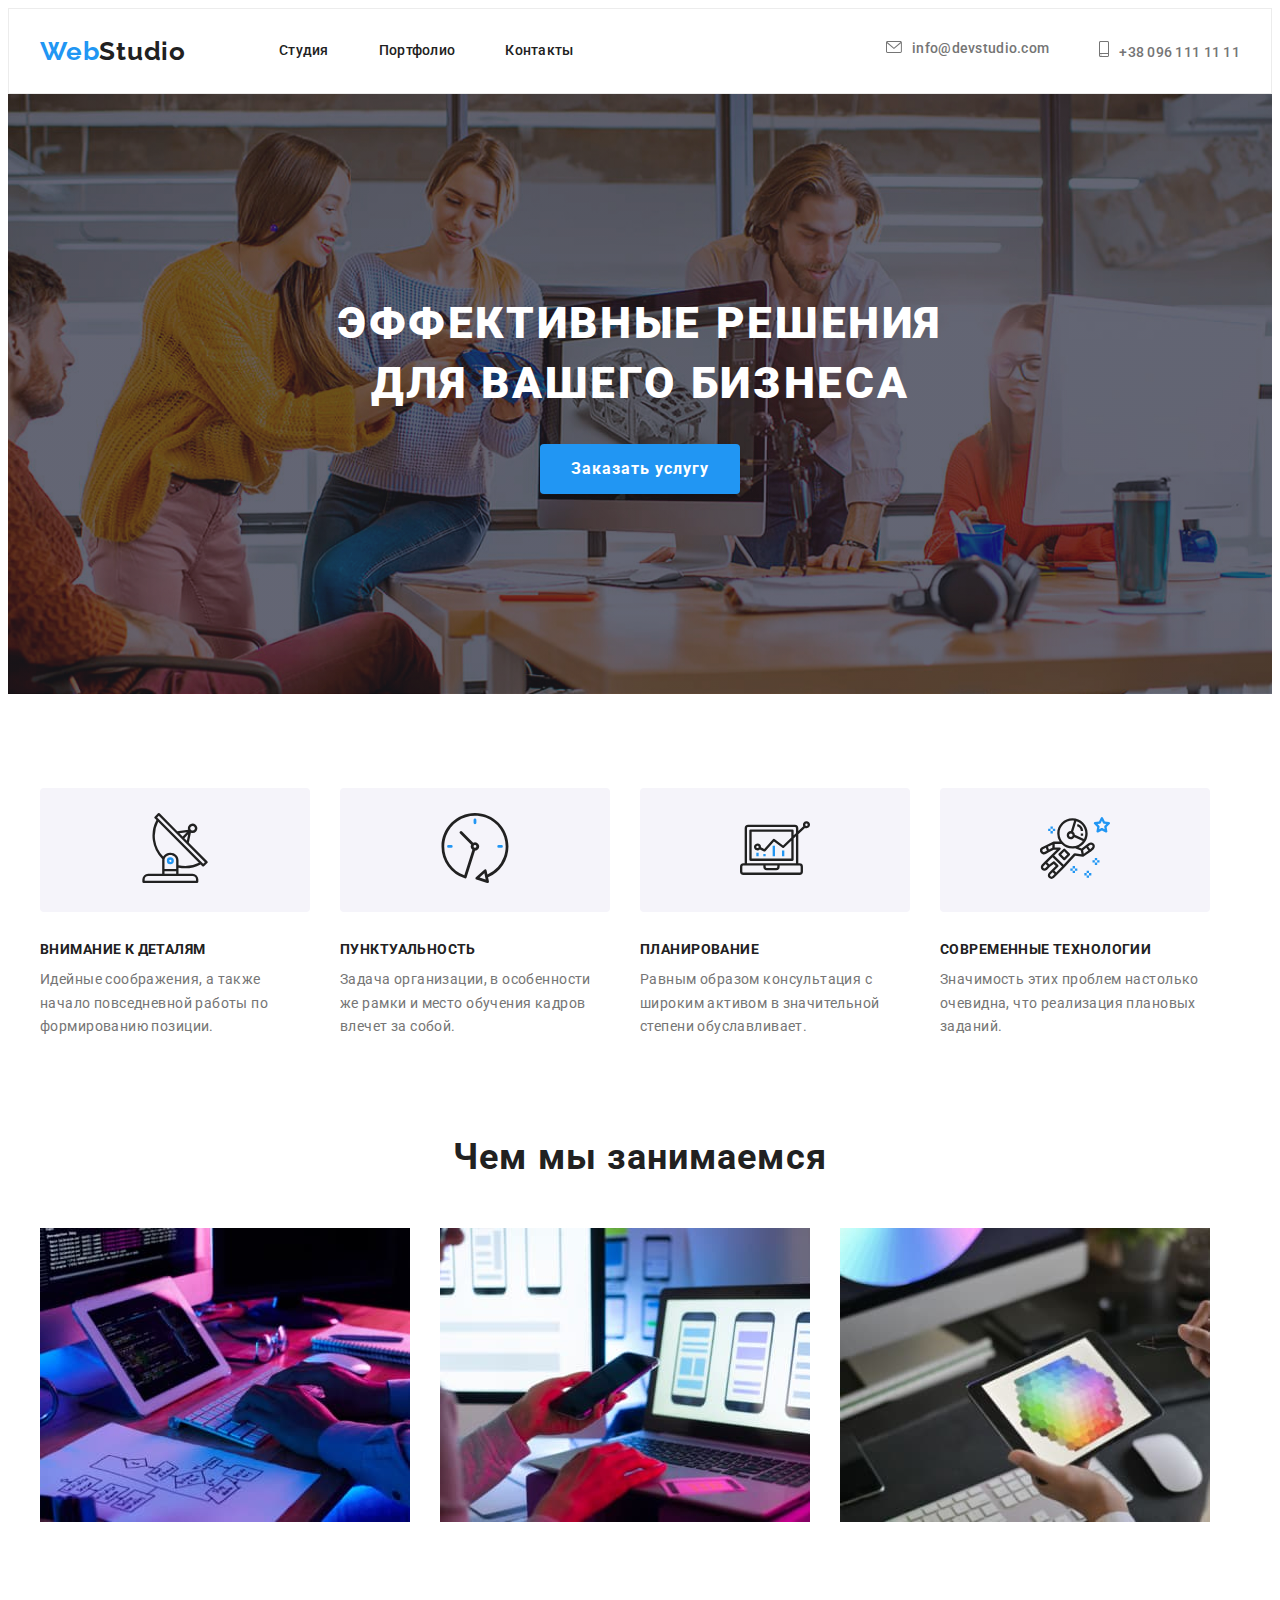
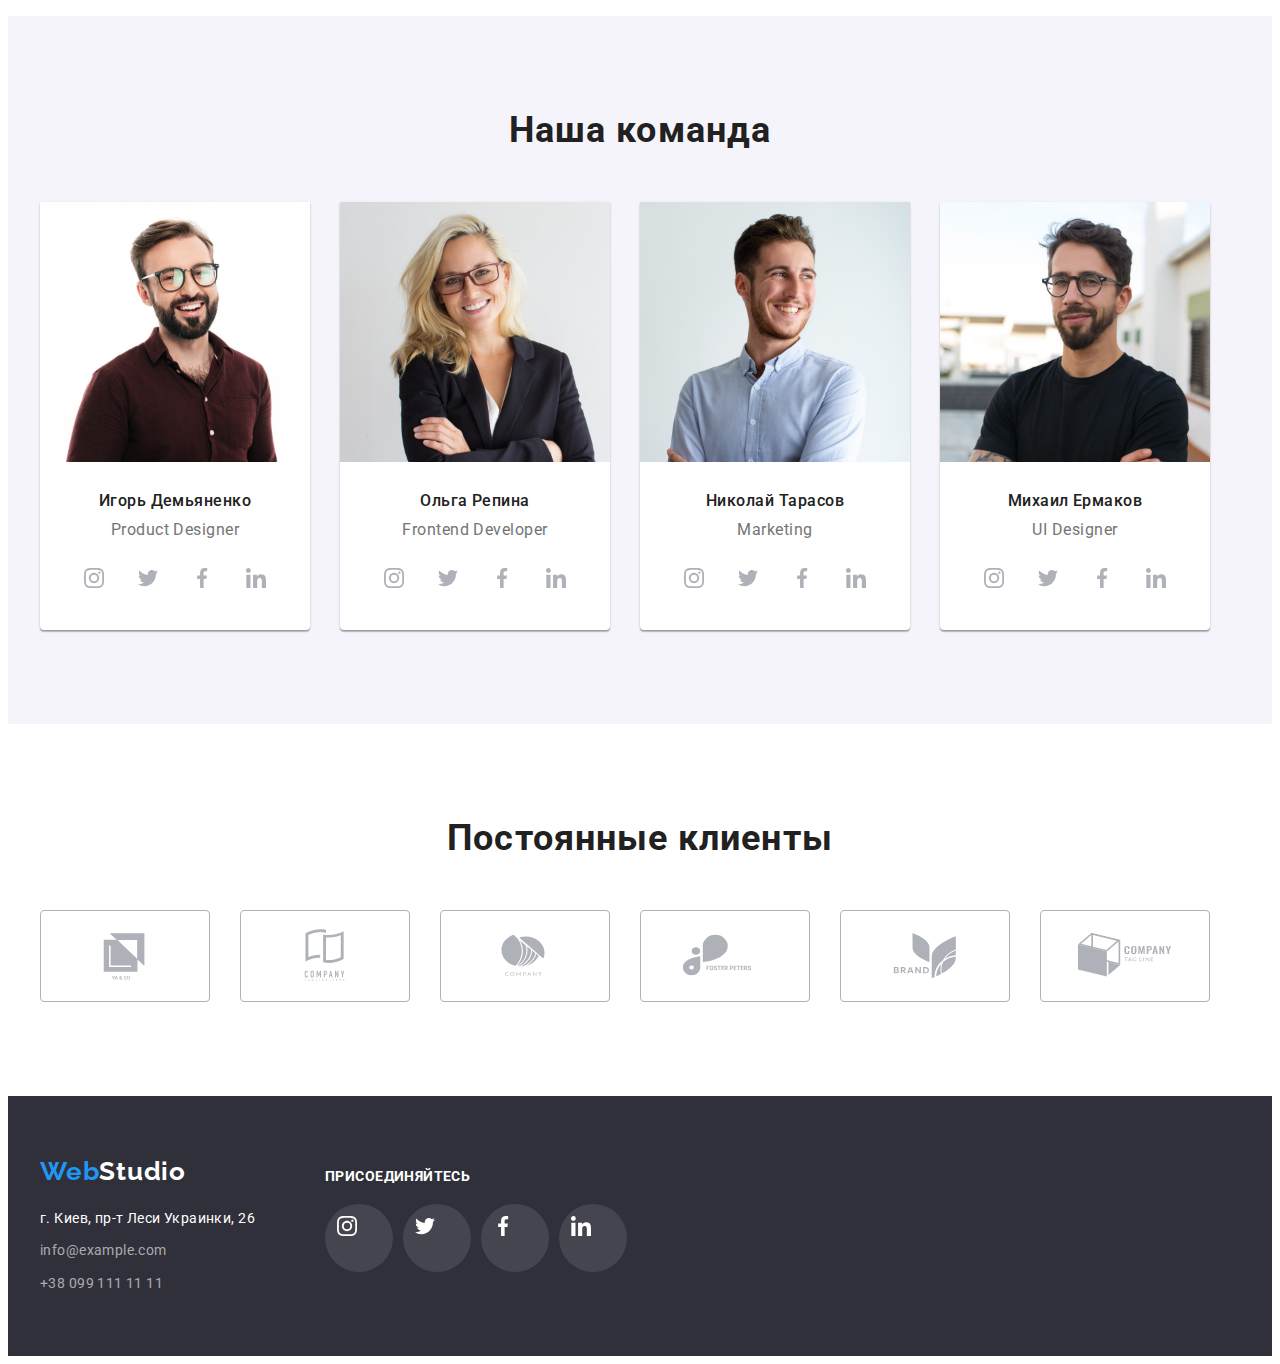
<file: index.html>
<!DOCTYPE html>
<html lang="ru">
<head>
    <meta charset="UTF-8">
    <meta http-equiv="X-UA-Compatible" content="IE=edge">
    <meta name="viewport" content="width=device-width, initial-scale=1.0">
    <title>Веб студия</title>
    <link rel="preconnect" href="https://fonts.googleapis.com">
    <link rel="preconnect" href="https://fonts.gstatic.com" crossorigin>
    <link href="https://fonts.googleapis.com/css2?family=Raleway:wght@700&family=Roboto:wght@400;500;700;900&display=swap"
        rel="stylesheet">
    <link rel="stylesheet" href="https://cdnjs.cloudflare.com/ajax/libs/modern-normalize/1.1.0/modern-normalize.min.css"
        integrity="sha512-wpPYUAdjBVSE4KJnH1VR1HeZfpl1ub8YT/NKx4PuQ5NmX2tKuGu6U/JRp5y+Y8XG2tV+wKQpNHVUX03MfMFn9Q=="
        crossorigin="anonymous" referrerpolicy="no-referrer" />
    <link rel="stylesheet" href="./css/styles.css">
</head>
<body>
    <Header class="header">
        <div class="header-container container">

            <a class="header-logo link" href="./index.html" lang="en"> <span class="header-logo-web">Web</span><span class="header-logo-studio">Studio</span></a>
            <ul class="header-list list">
                <li class="header-item"><a class="header-link link" href="index.html">Студия</a></li>
                <li class="header-item"><a class="header-link link" href="./portfolio.html">Портфолио</a></li>
                <li class="header-item"><a class="header-link link" href="#">Контакты</a></li>
            </ul>
            <ul class="header-list-contact list">
                <li class="header-item">
                <a class="header-contact link" href="mailto:info@devstudio.com">
                    <svg class="mail-icon" width="16" height="12">
                        <use href="./images/icons.svg#icon-envelope"> </use>
                    </svg>info@devstudio.com</a></li>
                <li class="header-item"><a class="header-contact link" href="tel:+380961111111"><svg class="mail-icon" width="10" height="16">
                    <use href="./images/icons.svg#icon-smartphone"> </use>
                </svg>+38 096 111 11 11</a></li>
            </ul>
            </div>
    </Header>
    <section class="hero">
        <div class="container">
        <h1 class="hero-title">
            Эффективные решения <br> для вашего бизнеса
        </h1>
        <button class="hero-btn" type="button">Заказать услугу</button>
        </div>
    </section>
    <section class="advantages">
        <div class="container">
        <h2 hidden>Нашы преимущества</h2>
        <ul class="advantages-list list">
            <li class="advantages-item">
                <div class="advantages-icon">
                    <svg class="advantages-icon-item" width="70" height="70">
                        <use href="./images/icons.svg#icon-antenna"> </use>
                    </svg>
                </div>
                <h3 class="advantages-title">Внимание к деталям</h3>
                <p class="advantages-post-title">Идейные соображения, а также начало повседневной работы по формированию позиции.</p>
            </li>
            <li class="advantages-item">
                <div class="advantages-icon">
                    <svg class="advantages-icon-item" width="70" height="70">
                        <use href="./images/icons.svg#icon-clock"> </use>
                    </svg>
                </div>
                <h3 class="advantages-title">Пунктуальность</h3>
                <p class="advantages-post-title">Задача организации, в особенности же рамки и место обучения кадров влечет за собой.</p>
            </li>
            <li class="advantages-item">
                <div class="advantages-icon">
                    <svg class="advantages-icon-item" width="70" height="70">
                        <use href="./images/icons.svg#icon-diagram"> </use>
                    </svg>
                </div>
                <h3 class="advantages-title">Планирование</h3>
                <p class="advantages-post-title">Равным образом консультация с широким активом в значительной степени обуславливает.</p>
            </li>
            <li class="advantages-item">
                <div class="advantages-icon">
                    <svg class="advantages-icon-item" width="70" height="70">
                        <use href="./images/icons.svg#icon-astronaut"> </use>
                    </svg>
                </div>
                <h3 class="advantages-title">Современные технологии</h3>
                <p class="advantages-post-title">Значимость этих проблем настолько очевидна, что реализация плановых заданий.</p>
            </li>
        </ul>
        </div>
    </section>
    <section class="about">
        <div class="container">
        <h2 class="about-title">Чем мы занимаемся</h2>
        <ul class=" about-list list">
            <li class="about-item"><img src="./images/what-we-do1.jpg" width="370" height="294" alt="челоек пишет код"></li>
            <li class="about-item"><img src="./images/what-we-do2.jpg" width="370" height="294" alt="челоек тестирует мобильное приложение"></li>
            <li class="about-item"><img src="./images/what-we-do3.jpg" width="370" height="294" alt="челоек выбирает цвет"></li>
        </ul>
        </div>
    </section>
    <section class="team">
        <div class="container">
        <h2 class="team-title">Наша команда</h2>
        <ul class="team-list list">
            <li class="team-item">
                <img src="./images/team1.jpg" width="270" height="260" alt="">
                <h3 class="team-name">Игорь Демьяненко</h3>
                <p class="team-post-name" lang="en">Product Designer</p>
                <ul class="social-icon list">
                    <li class="social-icon-list" >
                        <a href="" 
                        class="social-icon-link">
                        <svg class="social-icon-item" width="20" height="20">
                           <use href="./images/icons.svg#icon-instagram"> </use>
                        </svg>
                        </a>
                    </li>
                    <li class="social-icon-list">
                        <a href=""
                        class="social-icon-link">
                        <svg class="social-icon-item" width="20" height="20">
                        <use href="./images/icons.svg#icon-twitter"> </use>
                        </svg>
                        </a>
                    </li>
                    <li class="social-icon-list">
                        <a href=""
                        class="social-icon-link">
                        <svg class="social-icon-item" width="20" height="20">
                        <use href="./images/icons.svg#icon-facebook"> </use>
                         </svg>
                        </a>
                    </li>
                    <li>
                        <a href=""
                        class="social-icon-link"
                        ><svg class="social-icon-item" width="20" height="20">
                        <use href="./images/icons.svg#icon-linkedin"> </use>
                        </svg>
                        </a>
                    </li>
                </ul>
            </li>
            <li class="team-item">
                <img src="./images/team2.jpg" width="270" height="260" alt="">
                <h3 class="team-name">Ольга Репина</h3>
                <p class="team-post-name" lang="en">Frontend Developer</p>
                <ul class="social-icon list">
                    <li class="social-icon-list">
                        <a href="" class="social-icon-link">
                            <svg class="social-icon-item" width="20" height="20">
                                <use href="./images/icons.svg#icon-instagram"> </use>
                            </svg>
                        </a>
                    </li>
                    <li class="social-icon-list">
                        <a href="" class="social-icon-link">
                            <svg class="social-icon-item" width="20" height="20">
                                <use href="./images/icons.svg#icon-twitter"> </use>
                            </svg>
                        </a>
                    </li>
                    <li class="social-icon-list">
                        <a href="" class="social-icon-link">
                            <svg class="social-icon-item" width="20" height="20">
                                <use href="./images/icons.svg#icon-facebook"> </use>
                            </svg>
                        </a>
                    </li>
                    <li>
                        <a href="" class="social-icon-link"><svg class="social-icon-item" width="20" height="20">
                                <use href="./images/icons.svg#icon-linkedin"> </use>
                            </svg>
                        </a>
                    </li>
                </ul>
            </li>
            <li class="team-item">
                <img src="./images/team3.jpg" width="270" height="260" alt="">
                <h3 class="team-name">Николай Тарасов</h3>
                <p class="team-post-name" lang="en">Marketing</p>
                <ul class="social-icon list">
                    <li class="social-icon-list">
                        <a href="" class="social-icon-link">
                            <svg class="social-icon-item" width="20" height="20">
                                <use href="./images/icons.svg#icon-instagram"> </use>
                            </svg>
                        </a>
                    </li>
                    <li class="social-icon-list">
                        <a href="" class="social-icon-link">
                            <svg class="social-icon-item" width="20" height="20">
                                <use href="./images/icons.svg#icon-twitter"> </use>
                            </svg>
                        </a>
                    </li>
                    <li class="social-icon-list">
                        <a href="" class="social-icon-link">
                            <svg class="social-icon-item" width="20" height="20">
                                <use href="./images/icons.svg#icon-facebook"> </use>
                            </svg>
                        </a>
                    </li>
                    <li>
                        <a href="" class="social-icon-link"><svg class="social-icon-item" width="20" height="20">
                                <use href="./images/icons.svg#icon-linkedin"> </use>
                            </svg>
                        </a>
                    </li>
                </ul>
            </li>
            <li class="team-item">
                <img src="./images/team4.jpg" width="270" height="260" alt="">
                <h3 class="team-name">Михаил Ермаков</h3>
                <p class="team-post-name" lang="en">UI Designer</p>
                <ul class="social-icon list">
                    <li class="social-icon-list">
                        <a href="" class="social-icon-link">
                            <svg class="social-icon-item" width="20" height="20">
                                <use href="./images/icons.svg#icon-instagram"> </use>
                            </svg>
                        </a>
                    </li>
                    <li class="social-icon-list">
                        <a href="" class="social-icon-link">
                            <svg class="social-icon-item" width="20" height="20">
                                <use href="./images/icons.svg#icon-twitter"> </use>
                            </svg>
                        </a>
                    </li>
                    <li class="social-icon-list">
                        <a href="" class="social-icon-link">
                            <svg class="social-icon-item" width="20" height="20">
                                <use href="./images/icons.svg#icon-facebook"> </use>
                            </svg>
                        </a>
                    </li>
                    <li>
                        <a href="" class="social-icon-link"><svg class="social-icon-item" width="20" height="20">
                                <use href="./images/icons.svg#icon-linkedin"> </use>
                            </svg>
                        </a>
                    </li>
                </ul>
            </li>
        </ul>
        </div>
    </section>
    <section class="clients">
        <div class="container">
        <h2 class="clients-title">Постоянные клиенты</h2>
        <ul class="clienst-list list">
            <li class="clienst-list-item">
                <a class="clienst-list-link" href="">
                    <svg class="clients-logo" width="106" height="60">
                    <use href="./images/icons.svg#icon-logo1"> </use>
                </svg>
                </a>
            </li>
            <li class="clienst-list-item">
                <a class="clienst-list-link" href="">
                    <svg class="clients-logo" width="106" height="60">
                        <use href="./images/icons.svg#icon-logo2"> </use>
                    </svg>
                </a>
            </li>
            <li class="clienst-list-item">
                <a class="clienst-list-link" href="">
                    <svg class="clients-logo" width="106" height="60">
                        <use href="./images/icons.svg#icon-logo3"> </use>
                    </svg>
                </a>
            </li>
            <li class="clienst-list-item">
                <a class="clienst-list-link" href="">
                    <svg class="clients-logo" width="106" height="60">
                        <use href="./images/icons.svg#icon-logo4"> </use>
                    </svg>
                </a>
            </li>
            <li class="clienst-list-item">
                <a class="clienst-list-link" href="">
                    <svg class="clients-logo" width="106" height="60">
                        <use href="./images/icons.svg#icon-logo5"> </use>
                    </svg>
                </a>
            </li>
            <li class="clienst-list-item">
                <a class="clienst-list-link" href="">
                    <svg class="clients-logo" width="106" height="60">
                        <use href="./images/icons.svg#icon-logo6"> </use>
                    </svg>
                </a>
            </li>
        </ul>
        </div>
    </section>
    <footer class="footer">
        <div class="container footer-container">
            <div class="footer-left">
        <a class="footer-logo link" href="./index.html" lang="en"> <span class="footer-logo-web">Web</span><span class="footer-logo-studio">Studio</span></a>
        <address class="footer-address">
            <ul class="footer-list list">
                <li class="footer-item"><a class="footer-contact-address link" href="https://goo.gl/maps/iwNFUYwJT8Z2ihL4A" target="_blank"
                        rel="noopener noreferrer nofollow">г. Киев, пр-т Леси Украинки, 26</a>
                <li class="footer-item"><a class="footer-contact link" href="mailto:info@devstudio.com">info@example.com</a>
                </li>
                <li class="footer-item"><a class="footer-contact link" href="tel:+380991111111">+38 099 111 11 11</a></li>
            </ul>
        </address>
        </div>
        <div class="footer-right">
        <h3 class="footer-social-join">присоединяйтесь</h3>
        <ul class="footer-social-icon list">
            <li class="footer-social-icon-list">
                <a href="" class="footer-social-icon-link">
                    <svg class="footer-social-icon-item" width="20" height="20">
                        <use href="./images/icons.svg#icon-instagram"> </use>
                    </svg>
                </a>
            </li>
            <li class="footer-social-icon-list">
                <a href="" class="footer-social-icon-link">
                    <svg class="footer-social-icon-item" width="20" height="20">
                        <use href="./images/icons.svg#icon-twitter"> </use>
                    </svg>
                </a>
            </li>
            <li class="footer-social-icon-list">
                <a href="" class="footer-social-icon-link">
                    <svg class="footer-social-icon-item" width="20" height="20">
                        <use href="./images/icons.svg#icon-facebook"> </use>
                    </svg>
                </a>
            </li>
            <li>
                <a href="" class="footer-social-icon-link">
                    <svg class="footer-social-icon-item" width="20" height="20">
                        <use href="./images/icons.svg#icon-linkedin"> </use>
                    </svg>
                </a>
            </li>
        </ul>
        </div>
        </div>
        
    </footer>
</body>
</html>
</file>
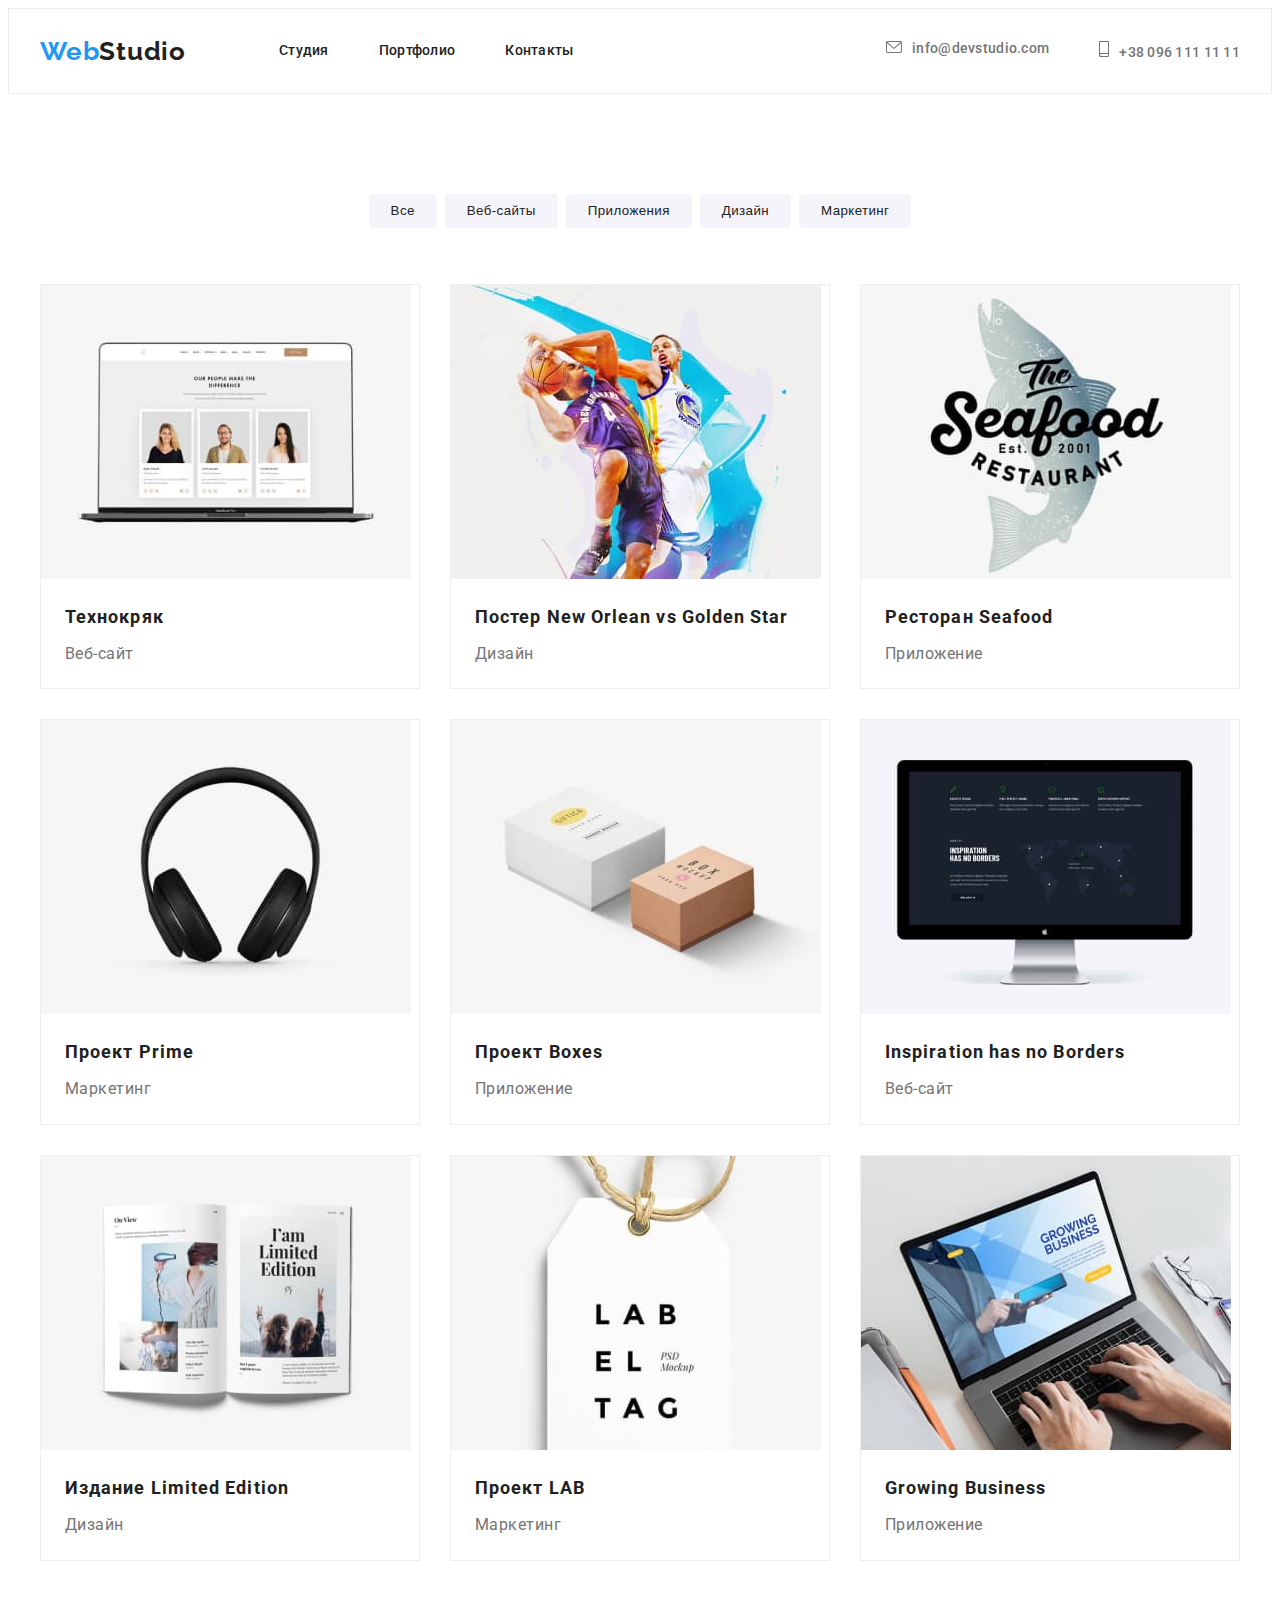
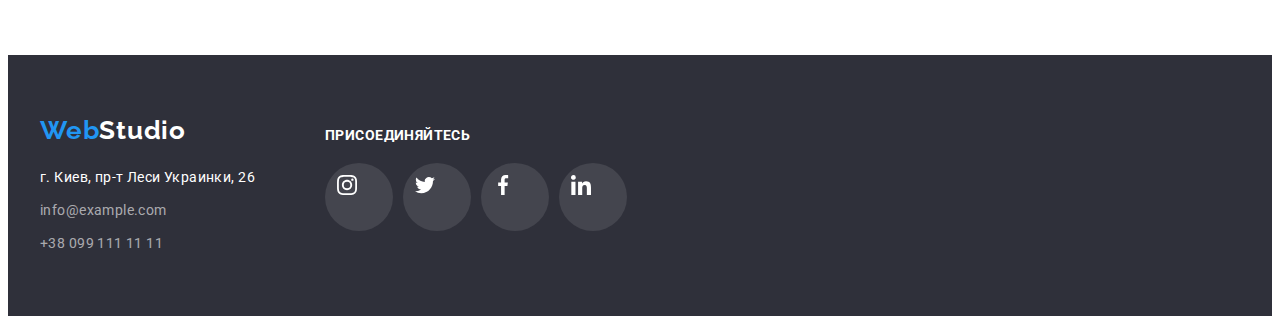
<file: portfolio.html>
<!DOCTYPE html>
<html lang="ru">
<head>
    <meta charset="UTF-8">
    <meta http-equiv="X-UA-Compatible" content="IE=edge">
    <meta name="viewport" content="width=device-width, initial-scale=1.0">
    <title>Портфолио</title>
    <link rel="preconnect" href="https://fonts.googleapis.com">
    <link rel="preconnect" href="https://fonts.gstatic.com" crossorigin>
    <link href="https://fonts.googleapis.com/css2?family=Raleway:wght@700&family=Roboto:wght@400;500;700;900&display=swap"
        rel="stylesheet">
    <link rel="stylesheet" href="https://cdnjs.cloudflare.com/ajax/libs/modern-normalize/1.1.0/modern-normalize.min.css"
            integrity="sha512-wpPYUAdjBVSE4KJnH1VR1HeZfpl1ub8YT/NKx4PuQ5NmX2tKuGu6U/JRp5y+Y8XG2tV+wKQpNHVUX03MfMFn9Q=="
            crossorigin="anonymous" referrerpolicy="no-referrer" />
    <link rel="stylesheet" href="./css/styles.css">
</head>
<body>
    <Header class="header">
        <div class="header-container container">
    
            <a class="header-logo link" href="./index.html" lang="en"> <span class="header-logo-web">Web</span><span
                    class="header-logo-studio">Studio</span></a>
            <ul class="header-list list">
                <li class="header-item"><a class="header-link link" href="index.html">Студия</a></li>
                <li class="header-item"><a class="header-link link" href="./portfolio.html">Портфолио</a></li>
                <li class="header-item"><a class="header-link link" href="#">Контакты</a></li>
            </ul>
            <ul class="header-list-contact list">
                <li class="header-item">
                    <a class="header-contact link" href="mailto:info@devstudio.com">
                        <svg class="mail-icon" width="16" height="12">
                            <use href="./images/icons.svg#icon-envelope"> </use>
                        </svg>info@devstudio.com</a>
                </li>
                <li class="header-item"><a class="header-contact link" href="tel:+380961111111"><svg class="mail-icon"
                            width="10" height="16">
                            <use href="./images/icons.svg#icon-smartphone"> </use>
                        </svg>+38 096 111 11 11</a></li>
            </ul>
        </div>
    </Header>
    <section class="work">
        <div class="container">
        <ul class="work-list list">
            <li class="work-item"><button class="work-button" type="button">Все</button></li>
            <li class="work-item"><button class="work-button" type="button">Веб-сайты</button></li>
            <li class="work-item"><button class="work-button" type="button">Приложения</button></li>
            <li class="work-item"><button class="work-button" type="button">Дизайн</button></li>
            <li class="work-item"><button class="work-button" type="button">Маркетинг</button></li>
        </ul>
        <ul class="portfolio-list list">
            <li class="portfolio-item">
                <img src="./images/project1.jpg" alt="Веб-сайт" 
                width="370"
                height="294">
                <h3 class="portfolio-title">Технокряк</h3>
                <p class="portfolio-text">Веб-сайт</p>
            </li>
            <li class="portfolio-item">
                <img src="./images/project2.jpg" alt="Баскетбол"
                width="370"
                height="294">
                <h3 class="portfolio-title">Постер New Orlean vs Golden Star</h3>
                <p class="portfolio-text">Дизайн</p>
            </li>
            <li class="portfolio-item">
                <img src="./images/project3.jpg" alt="Логотип ресторана"
                width="370"
                height="294">
                <h3 class="portfolio-title">Ресторан Seafood</h3>
                <p class="portfolio-text">Приложение</p>
            </li>
            <li class="portfolio-item">
                <img src="./images/project4.jpg" alt="Наушники"
                width="370"
                height="294">
                <h3 class="portfolio-title">Проект Prime</h3>
                <p class="portfolio-text">Маркетинг</p>
            </li>
            <li class="portfolio-item">
                <img src="./images/project5.jpg" alt="Коробки"
                width="370"
                height="294">
                <h3 class="portfolio-title">Проект Boxes</h3>
                <p class="portfolio-text">Приложение</p>
            </li>
            <li class="portfolio-item">
                <img src="./images/project6.jpg" alt="Веб-сайт"
                width="370"
                height="294">
                <h3 class="portfolio-title">Inspiration has no Borders</h3>
                <p class="portfolio-text">Веб-сайт</p>
            </li>
            <li class="portfolio-item">
                <img src="./images/project7.jpg" alt="Журнал"
                width="370"
                height="294">
                <h3 class="portfolio-title">Издание Limited Edition</h3>
                <p class="portfolio-text">Дизайн</p>
            </li>
            <li class="portfolio-item">
                <img src="./images/project8.jpg" alt="Бирка"
                width="370"
                height="294">
                <h3 class="portfolio-title">Проект LAB</h3>
                <p class="portfolio-text">Маркетинг</p>
            </li>
            <li class="portfolio-item">
                <img src="./images/project9.jpg" alt="Ноутбук"
                width="370"
                height="294">
                <h3 class="portfolio-title">Growing Business</h3>
                <p class="portfolio-text">Приложение</p>
            </li>
        </ul>
        </div>
    </section>
    <footer class="footer">
        <div class="container footer-container">
            <div class="footer-left">
                <a class="footer-logo link" href="./index.html" lang="en"> <span class="footer-logo-web">Web</span><span
                        class="footer-logo-studio">Studio</span></a>
                <address class="footer-address">
                    <ul class="footer-list list">
                        <li class="footer-item"><a class="footer-contact-address link"
                                href="https://goo.gl/maps/iwNFUYwJT8Z2ihL4A" target="_blank"
                                rel="noopener noreferrer nofollow">г. Киев, пр-т Леси Украинки, 26</a>
                        <li class="footer-item"><a class="footer-contact link"
                                href="mailto:info@devstudio.com">info@example.com</a>
                        </li>
                        <li class="footer-item"><a class="footer-contact link" href="tel:+380991111111">+38 099 111 11
                                11</a></li>
                    </ul>
                </address>
            </div>
            <div class="footer-right">
                <h3 class="footer-social-join">присоединяйтесь</h3>
                <ul class="footer-social-icon list">
                    <li class="footer-social-icon-list">
                        <a href="" class="footer-social-icon-link">
                            <svg class="footer-social-icon-item" width="20" height="20">
                                <use href="./images/icons.svg#icon-instagram"> </use>
                            </svg>
                        </a>
                    </li>
                    <li class="footer-social-icon-list">
                        <a href="" class="footer-social-icon-link">
                            <svg class="footer-social-icon-item" width="20" height="20">
                                <use href="./images/icons.svg#icon-twitter"> </use>
                            </svg>
                        </a>
                    </li>
                    <li class="footer-social-icon-list">
                        <a href="" class="footer-social-icon-link">
                            <svg class="footer-social-icon-item" width="20" height="20">
                                <use href="./images/icons.svg#icon-facebook"> </use>
                            </svg>
                        </a>
                    </li>
                    <li>
                        <a href="" class="footer-social-icon-link">
                            <svg class="footer-social-icon-item" width="20" height="20">
                                <use href="./images/icons.svg#icon-linkedin"> </use>
                            </svg>
                        </a>
                    </li>
                </ul>
            </div>
        </div>
    </footer>
</body>
</html>
</file>
<file: css/styles.css>
:root {
  --main-color: #212121;
  --additional-color: #757575;
  --accent: #2196f3;
}

body {
  font-family: Roboto, sans-serif;
  color: #212121;
}

p,
h1,
h2,
h3,
h4,
h5,
h6 {
  margin: 0;
}
ul,
ol {
  margin: 0;
  padding-left: 0;
}
button {
  cursor: pointer;
}
img {
  display: block;
}

.list {
  list-style: none;
}

.link {
  text-decoration: none;
}

.container {
  width: 1200px;
  padding-left: 15px;
  padding-right: 15px;
  margin-left: auto;
  margin-right: auto;
}

/* header */
.header {
  border: 1px solid #ececec;
}
.header-container {
  display: flex;
  align-items: center;
}

.header-logo-web {
  font-family: Raleway, sans-serif;
  font-weight: 700;
  font-size: 26px;
  line-height: 1.19;
  letter-spacing: 0.03em;
  color: var(--accent);
}
.header-logo-studio {
  font-family: Raleway, sans-serif;
  font-weight: 700;
  font-size: 26px;
  line-height: 1.19;
  letter-spacing: 0.03em;
  color: var(--main-color);
}
.header-logo {
  margin-right: 93px;
}

.header-list {
  display: flex;
}
.header-item:not(:last-child) {
  margin-right: 50px;
}
.header-link {
  font-weight: 500;
  font-size: 14px;
  line-height: 1.14;
  letter-spacing: 0.02em;
  color: var(--main-color);
}
.header-contact {
  font-weight: 500;
  font-size: 14px;
  line-height: 1.14;
  letter-spacing: 0.02em;
  color: var(--additional-color);
  padding-top: 32px;
  padding-bottom: 32px;
}
.header-item:not(:last-child) {
  margin-right: 50px;
}
.header-list-contact {
  display: flex;
  margin-left: auto;
}
.header-link:hover,
.header-link:focus,
.header-contact:hover,
.header-contact:hover {
  color: var(--accent);
}
.mail-icon {
  fill: currentColor;
  margin-right: 10px;
}
.mail-icon:hover,
.mail-icon:focus {
  fill: var(--accent);
}
.header-item {
  display: flex;
}
/* hero */
.hero {
  background-image: linear-gradient(
      to bottom,
      rgba(47, 48, 58, 0.4),
      rgba(47, 48, 58, 0.4)
    ),
    url(../images/hero.jpg);
  background-repeat: no-repeat;
  background-position: center;
  background-size: cover;
  padding-top: 200px;
  padding-bottom: 200px;
  max-width: 1600px;
  margin: 0 auto;
}
.hero-title {
  font-weight: 900;
  font-size: 44px;
  line-height: 1.36;
  letter-spacing: 0.06em;
  text-transform: uppercase;
  color: #ffffff;
  margin: 0 auto;
  display: block;
  text-align: center;
  margin-bottom: 30px;
}
.hero-btn {
  font-family: inherit;
  font-weight: 700;
  font-size: 16px;
  line-height: 1.87;
  letter-spacing: 0.06em;
  color: #ffffff;
  width: 200px;
  height: 50px;
  cursor: pointer;
  background: #2196f3;
  box-shadow: 0px 4px 4px rgba(0, 0, 0, 0.15);
  border-radius: 4px;
  margin: 0 auto;
  display: block;
  border: none;
}
.hero-btn:focus,
.hero-btn:hover {
  background: #188ce8;
}

/* advantages */
.advantages {
  padding-top: 94px;
  padding-bottom: 94px;
}
.advantages-icon {
  padding: 25px 100px;
  margin-bottom: 30px;
  background: #f5f4fa;
  border-radius: 4px;
}
.advantages-list {
  display: flex;
}
.advantages-title {
  font-weight: 700;
  font-size: 14px;
  line-height: 1.14;
  letter-spacing: 0.03em;
  text-transform: uppercase;
  color: var(--main-color);
  margin-bottom: 10px;
}
.advantages-item:not(:last-child) {
  margin-right: 30px;
}

.advantages-post-title {
  font-size: 14px;
  line-height: 1.71;
  letter-spacing: 0.03em;
  color: var(--additional-color);
  width: 270px;
  height: 75px;
}

/* about */
.about {
  padding-bottom: 94px;
}
.about-list {
  display: flex;
}

.about-item:not(:last-child) {
  margin-right: 30px;
}
.about-title {
  font-weight: 700;
  font-size: 36px;
  line-height: 1.16;
  letter-spacing: 0.03em;
  color: var(--main-color);
  margin-bottom: 50px;
  text-align: center;
}
/* team */
.team {
  padding-top: 94px;
  padding-bottom: 94px;
  background-color: #f5f4fa;
}
.team-list {
  display: flex;
}
.team-item {
  background-color: white;
  box-shadow: 0px 1px 3px rgba(0, 0, 0, 0.12), 0px 1px 1px rgba(0, 0, 0, 0.14),
    0px 2px 1px rgba(0, 0, 0, 0.2);
  border-radius: 0px 0px 4px 4px;
  padding-bottom: 30px;
}
.team-item:not(:last-child) {
  margin-right: 30px;
}
.team-item img {
  margin-bottom: 30px;
}
.team-title {
  font-weight: 700;
  font-size: 36px;
  line-height: 1.16;
  letter-spacing: 0.03em;
  color: var(--main-color);
  text-align: center;
  margin-bottom: 50px;
}
.team-name {
  font-weight: 500;
  font-size: 16px;
  line-height: 1.18;
  letter-spacing: 0.03em;
  color: var(--main-color);
  margin-bottom: 10px;
  text-align: center;
}
.team-post-name {
  font-size: 16px;
  line-height: 1.18;
  letter-spacing: 0.03em;
  color: var(--additional-color);
  text-align: center;
  margin-bottom: 16px;
}
.social-icon {
  display: flex;
  justify-content: center;
}
.social-icon-link {
  width: 44px;
  height: 44px;
  display: flex;
  justify-content: center;
  align-items: center;
  color: #afb1b8;
  background-color: white;
  border-radius: 50%;
}
.social-icon-list:not(:last-child) {
  margin-right: 10px;
}

.social-icon-item {
  fill: currentColor;
}
.social-icon-link:hover {
  background-color: var(--accent);
  color: #ffffff;
}
/* Clients */
.clients {
  padding-top: 94px;
  padding-bottom: 94px;
}
.clients-title {
  font-weight: bold;
  font-size: 36px;
  line-height: 1.16;
  text-align: center;
  letter-spacing: 0.03em;
  margin-bottom: 50px;
}
.clienst-list {
  display: flex;
}
.clienst-list-link {
  width: 170px;
  height: 92px;
  display: flex;
  justify-content: center;
  align-items: center;
  border: 1px solid #afb1b8;
  fill: #afb1b8;
  box-sizing: border-box;
  border-radius: 4px;
}
.clienst-list-item:not(:last-child) {
  margin-right: 30px;
}
.clienst-list-item {
  fill: currentColor;
}
.clienst-list-link:hover {
  border: 1px solid #2196f3;
  fill: var(--accent);
}

/* footer */
.footer {
  background-color: #2f303a;
  padding-bottom: 60px;
}
.footer-container {
  display: flex;
}
.footer-left {
  margin-right: 70px;
  padding-top: 60px;
}
.footer-right {
  padding-top: 72px;
}
.footer-logo-web {
  font-family: Raleway;
  font-weight: 700;
  font-size: 26px;
  line-height: 1.19;
  letter-spacing: 0.03em;
  color: var(--accent);
}
.footer-logo-studio {
  font-family: Raleway;
  font-weight: 700;
  font-size: 26px;
  line-height: 1.19;
  letter-spacing: 0.03em;
  color: #ffffff;
}
.footer-address {
  margin-top: 20px;
}
.footer-item:not(:last-child) {
  margin-bottom: 9px;
}
.footer-contact-address {
  font-style: normal;
  font-size: 14px;
  line-height: 1.71;
  letter-spacing: 0.03em;
  color: #ffffff;
}
.footer-contact {
  font-style: normal;
  font-size: 14px;
  line-height: 1.71;
  letter-spacing: 0.03em;
  color: rgba(255, 255, 255, 0.6);
  margin-bottom: 9px;
}
.footer-contact:hover,
.footer-contact:hover {
  color: var(--accent);
}
.footer-social-join {
  font-weight: bold;
  font-size: 14px;
  line-height: 16px;
  letter-spacing: 0.03em;
  text-transform: uppercase;
  color: white;
  margin-bottom: 20px;
}

.footer-social-icon {
  display: flex;
  justify-content: center;
}
.footer-social-icon-link {
  width: 44px;
  height: 44px;
  padding: 12px;
  display: block;
  background: rgba(255, 255, 255, 0.1);
  border-radius: 50%;
}
.footer-social-icon-list:not(:last-child) {
  margin-right: 10px;
}

.footer-social-icon-item {
  fill: white;
}

.footer-social-icon-link:hover {
  background-color: var(--accent);
}
/* work */
.work-list {
  display: flex;
  justify-content: center;
}
.work-list {
  font-family: inherit;
  font-weight: 500;
  font-size: 16px;
  line-height: 1.62;
  letter-spacing: 0.03em;
  color: var(--main-color);
  cursor: pointer;
  padding-top: 100px;
  margin-bottom: 56px;
}
.work-button {
  line-height: 1.62;
  text-align: center;
  letter-spacing: 0.03em;
  color: #212121;
  padding: 6px 22px;
  background: #f5f4fa;
  border-radius: 4px;
  border: none;
}
.work-item:not(:last-child) {
  margin-right: 8px;
}

.work-button:focus,
.work-button:hover {
  color: white;
  background-color: var(--accent);
  box-shadow: 0px 3px 1px rgba(0, 0, 0, 0.1), 0px 1px 2px rgba(0, 0, 0, 0.08),
    0px 2px 2px rgba(0, 0, 0, 0.12);
}
.portfolio-item {
  border: 1px solid #eeeeee;
  box-sizing: border-box;
  width: calc(100% / 3 - 30px);
  margin-left: 30px;
  margin-bottom: 30px;
  cursor: pointer;
}

.portfolio-list {
  display: flex;
  flex-wrap: wrap;
  margin-left: -30px;
  margin-bottom: -30px;
  padding-bottom: 94px;
}

.portfolio-item:focus,
.portfolio-item:hover {
  box-shadow: 0px 1px 1px rgba(0, 0, 0, 0.12), 0px 4px 4px rgba(0, 0, 0, 0.06),
    1px 4px 6px rgba(0, 0, 0, 0.16);
}

.portfolio-list img {
  margin-bottom: 20px;
}
.portfolio-title {
  font-weight: 700;
  font-size: 18px;
  line-height: 2;
  letter-spacing: 0.06em;
  color: var(--main-color);
  margin-bottom: 4px;
  padding-left: 24px;
  padding-right: 24px;
}
.portfolio-text {
  font-size: 16px;
  line-height: 1.87;
  letter-spacing: 0.03em;
  color: var(--additional-color);
  padding-right: 24px;
  padding-left: 24px;
  padding-bottom: 20px;
}
</file>
